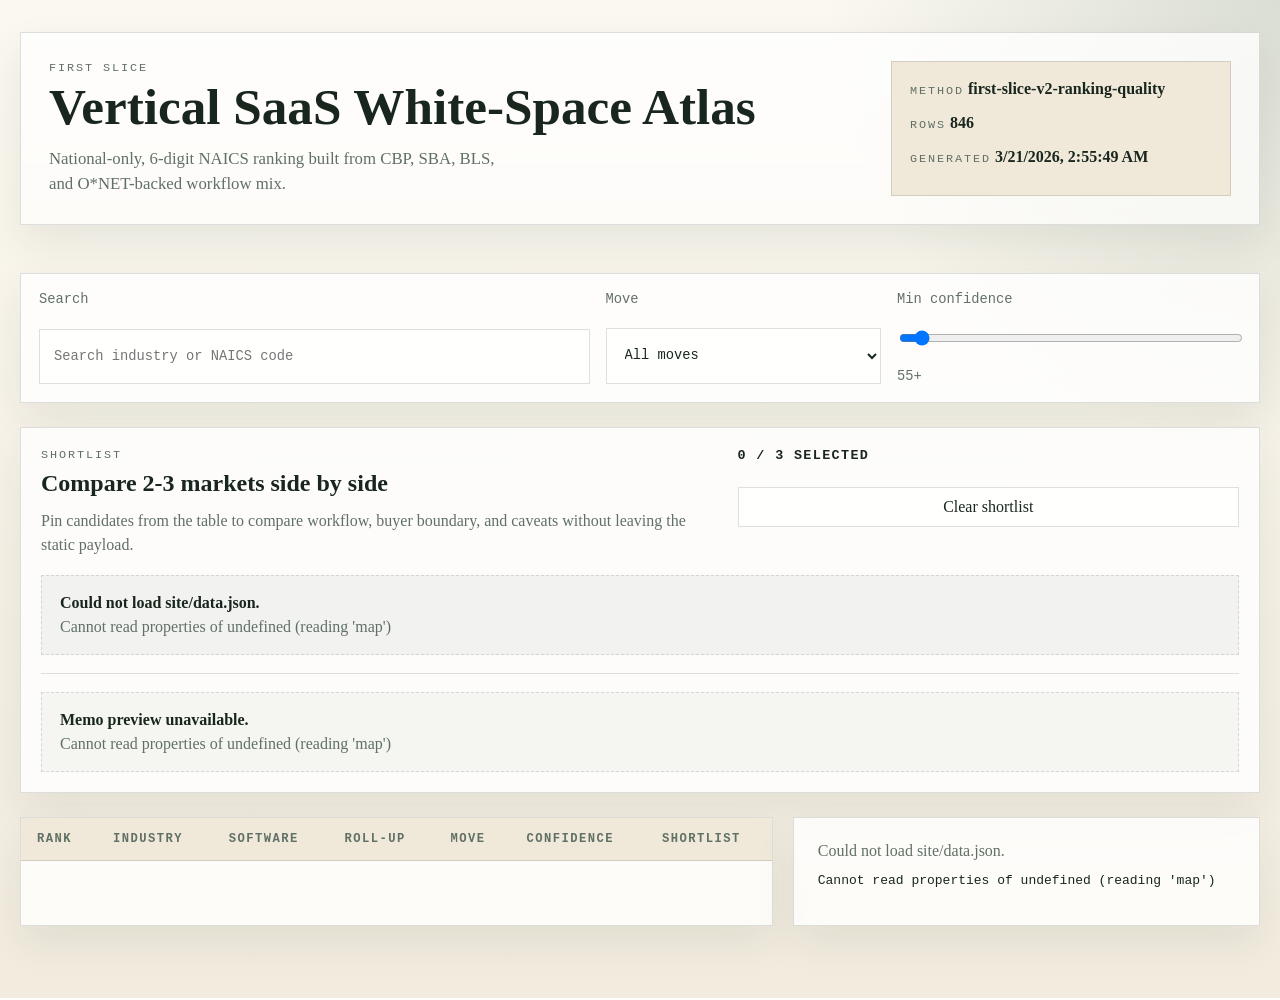
<file: site/index.html>
<!doctype html>
<html lang="en">
  <head>
    <meta charset="utf-8" />
    <meta name="viewport" content="width=device-width, initial-scale=1" />
    <title>Vertical SaaS White-Space Atlas</title>
    <link rel="stylesheet" href="styles.css?v=20260321b" />
  </head>
  <body>
    <div class="shell">
      <header class="hero">
        <div>
          <p class="eyebrow">First Slice</p>
          <h1>Vertical SaaS White-Space Atlas</h1>
          <p class="lede">
            National-only, 6-digit NAICS ranking built from CBP, SBA, BLS, and O*NET-backed workflow mix.
          </p>
        </div>
        <div class="meta">
          <div>
            <span class="meta-label">Method</span>
            <strong id="method-version">Loading...</strong>
          </div>
          <div>
            <span class="meta-label">Rows</span>
            <strong id="row-count">-</strong>
          </div>
          <div>
            <span class="meta-label">Generated</span>
            <strong id="generated-at">-</strong>
          </div>
        </div>
      </header>

      <section class="summary-grid" id="summary-grid"></section>

      <section class="controls">
        <label>
          Search
          <input id="search-input" type="search" placeholder="Search industry or NAICS code" />
        </label>
        <label>
          Move
          <select id="move-filter">
            <option value="all">All moves</option>
          </select>
        </label>
        <label>
          Min confidence
          <input id="confidence-filter" type="range" min="55" max="100" step="5" value="55" />
          <span id="confidence-value">55+</span>
        </label>
      </section>

      <section class="shortlist-shell">
        <div class="shortlist-bar">
          <div>
            <p class="eyebrow">Shortlist</p>
            <h2>Compare 2-3 markets side by side</h2>
            <p class="shortlist-copy">
              Pin candidates from the table to compare workflow, buyer boundary, and caveats without leaving the
              static payload.
            </p>
          </div>
          <div class="shortlist-actions">
            <strong id="shortlist-count">0 / 3 selected</strong>
            <div class="shortlist-chips" id="shortlist-chips"></div>
            <button id="clear-shortlist" class="secondary-button" type="button">Clear shortlist</button>
          </div>
        </div>
        <div class="compare-panel" id="compare-panel"></div>
        <div class="memo-panel" id="memo-panel"></div>
      </section>

      <main class="layout">
        <section class="table-panel">
          <table>
            <thead>
              <tr>
                <th>Rank</th>
                <th>Industry</th>
                <th>Software</th>
                <th>Roll-up</th>
                <th>Move</th>
                <th>Confidence</th>
                <th>Shortlist</th>
              </tr>
            </thead>
            <tbody id="industry-table"></tbody>
          </table>
        </section>

        <aside class="detail-panel" id="detail-panel">
          <p class="detail-empty">Select an industry row to inspect evidence and caveats.</p>
        </aside>
      </main>
    </div>

    <script src="app.js?v=20260321b"></script>
  </body>
</html>
</file>
<file: site/styles.css>
:root {
  --ink: #18261d;
  --muted: #617066;
  --surface: #f7f4ec;
  --surface-strong: #f0e9da;
  --card: rgba(255, 255, 255, 0.82);
  --accent: #305642;
  --accent-soft: #dee9e0;
  --border: rgba(24, 38, 29, 0.14);
  --shadow: 0 18px 40px rgba(24, 38, 29, 0.08);
}

* {
  box-sizing: border-box;
}

body {
  margin: 0;
  color: var(--ink);
  background:
    radial-gradient(circle at top right, rgba(48, 86, 66, 0.16), transparent 28%),
    linear-gradient(180deg, #fbf8f0 0%, #f2ecdf 100%);
  font-family: "Iowan Old Style", "Palatino Linotype", "Book Antiqua", serif;
}

.shell {
  width: min(1320px, calc(100vw - 40px));
  margin: 0 auto;
  padding: 32px 0 48px;
}

.hero,
.summary-grid,
.controls,
.shortlist-shell,
.layout {
  margin-bottom: 24px;
}

.hero {
  display: grid;
  grid-template-columns: minmax(0, 1fr) 340px;
  gap: 24px;
  padding: 28px;
  border: 1px solid var(--border);
  background: linear-gradient(180deg, rgba(255, 255, 255, 0.82), rgba(255, 255, 255, 0.68));
  box-shadow: var(--shadow);
}

.eyebrow,
.meta-label,
.label {
  margin: 0 0 8px;
  font-family: "SF Mono", "Monaco", "Consolas", monospace;
  font-size: 0.74rem;
  letter-spacing: 0.16em;
  text-transform: uppercase;
  color: var(--muted);
}

h1,
h2,
h3 {
  margin: 0;
  font-weight: 600;
}

h1 {
  font-size: clamp(2rem, 4vw, 3.3rem);
  line-height: 0.95;
}

.lede {
  margin: 14px 0 0;
  max-width: 56ch;
  font-size: 1.05rem;
  line-height: 1.5;
  color: var(--muted);
}

.meta {
  display: grid;
  gap: 16px;
  align-content: start;
  padding: 18px;
  border: 1px solid var(--border);
  background: var(--surface-strong);
}

.summary-grid {
  display: grid;
  grid-template-columns: repeat(4, minmax(0, 1fr));
  gap: 14px;
}

.summary-card,
.controls,
.shortlist-shell,
.table-panel,
.detail-panel {
  border: 1px solid var(--border);
  background: var(--card);
  box-shadow: var(--shadow);
}

.summary-card {
  padding: 18px;
}

.summary-card strong {
  display: block;
  margin-top: 4px;
  font-size: 1.8rem;
}

.summary-card p {
  margin: 10px 0 0;
  color: var(--muted);
  line-height: 1.4;
}

.controls {
  display: grid;
  grid-template-columns: 1.6fr 0.8fr 1fr;
  gap: 16px;
  padding: 18px;
}

.controls label {
  display: grid;
  gap: 8px;
  font-family: "SF Mono", "Monaco", "Consolas", monospace;
  font-size: 0.86rem;
  color: var(--muted);
}

.shortlist-shell {
  padding: 20px;
}

.shortlist-bar {
  display: grid;
  grid-template-columns: minmax(0, 1.15fr) minmax(260px, 0.85fr);
  gap: 18px;
}

.shortlist-copy,
.compare-lead {
  margin: 12px 0 0;
  color: var(--muted);
  line-height: 1.5;
}

.shortlist-actions {
  display: grid;
  gap: 12px;
  align-content: start;
}

.shortlist-actions strong {
  font-family: "SF Mono", "Monaco", "Consolas", monospace;
  font-size: 0.84rem;
  letter-spacing: 0.1em;
  text-transform: uppercase;
}

.shortlist-chips {
  display: flex;
  flex-wrap: wrap;
  gap: 10px;
}

.shortlist-chip,
.secondary-button,
.compare-toggle {
  border: 1px solid var(--border);
  background: rgba(255, 255, 255, 0.88);
  color: var(--ink);
  font: inherit;
}

.shortlist-chip {
  display: inline-flex;
  align-items: center;
  gap: 10px;
  padding: 10px 12px;
  cursor: pointer;
}

.shortlist-chip span,
.shortlist-empty-chip {
  font-family: "SF Mono", "Monaco", "Consolas", monospace;
  color: var(--muted);
  font-size: 0.78rem;
}

.shortlist-empty-chip {
  display: inline-flex;
  padding: 10px 0;
}

.secondary-button,
.compare-toggle {
  padding: 10px 12px;
  cursor: pointer;
}

.compare-toggle.is-active {
  border-color: var(--accent);
  background: var(--accent-soft);
  color: var(--accent);
}

.secondary-button:disabled,
.compare-toggle:disabled {
  cursor: not-allowed;
  opacity: 0.55;
}

.compare-panel {
  margin-top: 18px;
}

.memo-panel {
  margin-top: 18px;
  padding-top: 18px;
  border-top: 1px solid var(--border);
}

.compare-empty {
  padding: 18px;
  border: 1px dashed var(--border);
  background: rgba(48, 86, 66, 0.05);
}

.compare-empty strong {
  display: block;
  margin-bottom: 6px;
}

.compare-empty p {
  margin: 0;
  color: var(--muted);
}

.memo-empty {
  padding: 18px;
  border: 1px dashed var(--border);
  background: rgba(48, 86, 66, 0.04);
}

.memo-empty strong {
  display: block;
  margin-bottom: 6px;
}

.memo-empty p {
  margin: 0;
  color: var(--muted);
}

.compare-grid {
  display: grid;
  grid-template-columns: repeat(auto-fit, minmax(260px, 1fr));
  gap: 14px;
}

.compare-card {
  padding: 16px;
  border: 1px solid var(--border);
  background: rgba(255, 255, 255, 0.78);
}

.compare-card-header,
.detail-header {
  display: flex;
  justify-content: space-between;
  gap: 12px;
  align-items: start;
}

.compare-card-header h3 {
  font-size: 1.2rem;
  line-height: 1.1;
}

.compare-code {
  margin: 8px 0 0;
  font-family: "SF Mono", "Monaco", "Consolas", monospace;
  color: var(--muted);
  font-size: 0.82rem;
}

.compare-remove {
  white-space: nowrap;
}

.compare-metrics {
  display: grid;
  grid-template-columns: repeat(2, minmax(0, 1fr));
  gap: 10px;
  margin: 16px 0;
}

.compare-metric {
  padding: 12px;
  border: 1px solid var(--border);
  background: rgba(48, 86, 66, 0.05);
}

.compare-metric strong {
  display: block;
  margin-top: 6px;
  font-size: 1.2rem;
}

.compare-notes {
  display: grid;
  gap: 10px;
  padding: 0;
  margin: 0;
  list-style: none;
}

.compare-notes li {
  padding: 12px;
  border-left: 3px solid var(--accent);
  background: rgba(48, 86, 66, 0.08);
}

.memo-header {
  display: grid;
  grid-template-columns: minmax(0, 1fr) auto;
  gap: 16px;
  align-items: start;
}

.memo-copy {
  margin: 12px 0 0;
  color: var(--muted);
  line-height: 1.5;
}

.memo-actions {
  display: flex;
  flex-wrap: wrap;
  gap: 10px;
  align-items: center;
  justify-content: flex-end;
}

.memo-status {
  font-family: "SF Mono", "Monaco", "Consolas", monospace;
  font-size: 0.78rem;
  letter-spacing: 0.08em;
  text-transform: uppercase;
  color: var(--muted);
}

.memo-preview {
  margin: 16px 0 0;
  padding: 18px;
  border: 1px solid var(--border);
  background: rgba(255, 255, 255, 0.74);
  overflow-x: auto;
  white-space: pre-wrap;
  line-height: 1.5;
  font-family: "SF Mono", "Monaco", "Consolas", monospace;
  font-size: 0.84rem;
}

input,
select {
  width: 100%;
  border: 1px solid var(--border);
  background: rgba(255, 255, 255, 0.88);
  color: var(--ink);
  padding: 12px 14px;
  font: inherit;
}

.layout {
  display: grid;
  grid-template-columns: minmax(0, 1.45fr) minmax(320px, 0.9fr);
  gap: 20px;
}

.table-panel {
  overflow-x: auto;
  overflow-y: hidden;
}

table {
  width: 100%;
  border-collapse: collapse;
}

thead {
  background: var(--surface-strong);
}

th,
td {
  padding: 14px 16px;
  border-bottom: 1px solid var(--border);
  text-align: left;
  vertical-align: top;
}

th {
  font-family: "SF Mono", "Monaco", "Consolas", monospace;
  font-size: 0.76rem;
  letter-spacing: 0.12em;
  text-transform: uppercase;
  color: var(--muted);
}

tbody tr {
  cursor: pointer;
}

tbody tr:hover,
tbody tr.active {
  background: var(--accent-soft);
}

tbody tr.compared:not(.active) {
  background: rgba(48, 86, 66, 0.08);
}

.industry-cell {
  display: grid;
  gap: 4px;
}

.industry-title {
  font-weight: 600;
  line-height: 1.25;
}

.industry-code {
  font-family: "SF Mono", "Monaco", "Consolas", monospace;
  color: var(--muted);
  font-size: 0.82rem;
}

.detail-panel {
  padding: 24px;
}

.detail-empty {
  margin: 0;
  color: var(--muted);
}

.detail-score-grid,
.detail-anchor-grid {
  display: grid;
  grid-template-columns: repeat(2, minmax(0, 1fr));
  gap: 12px;
  margin: 18px 0 22px;
}

.detail-card {
  padding: 14px;
  border: 1px solid var(--border);
  background: rgba(255, 255, 255, 0.72);
}

.detail-card strong {
  display: block;
  margin-top: 6px;
  font-size: 1.3rem;
}

.detail-list,
.detail-caveats {
  display: grid;
  gap: 12px;
  padding: 0;
  margin: 14px 0 0;
  list-style: none;
}

.detail-list li,
.detail-caveats li {
  padding: 12px;
  border-left: 3px solid var(--accent);
  background: rgba(48, 86, 66, 0.08);
}

.pill {
  display: inline-flex;
  align-items: center;
  gap: 8px;
  padding: 6px 10px;
  margin: 14px 0 0;
  background: var(--accent);
  color: white;
  font-family: "SF Mono", "Monaco", "Consolas", monospace;
  font-size: 0.76rem;
  letter-spacing: 0.12em;
  text-transform: uppercase;
}

@media (max-width: 960px) {
  .hero,
  .layout,
  .controls,
  .summary-grid,
  .shortlist-bar,
  .memo-header {
    grid-template-columns: 1fr;
  }

  .memo-actions {
    justify-content: flex-start;
  }

  .shell {
    width: min(100vw - 24px, 1320px);
    padding: 20px 0 40px;
  }
}
</file>
